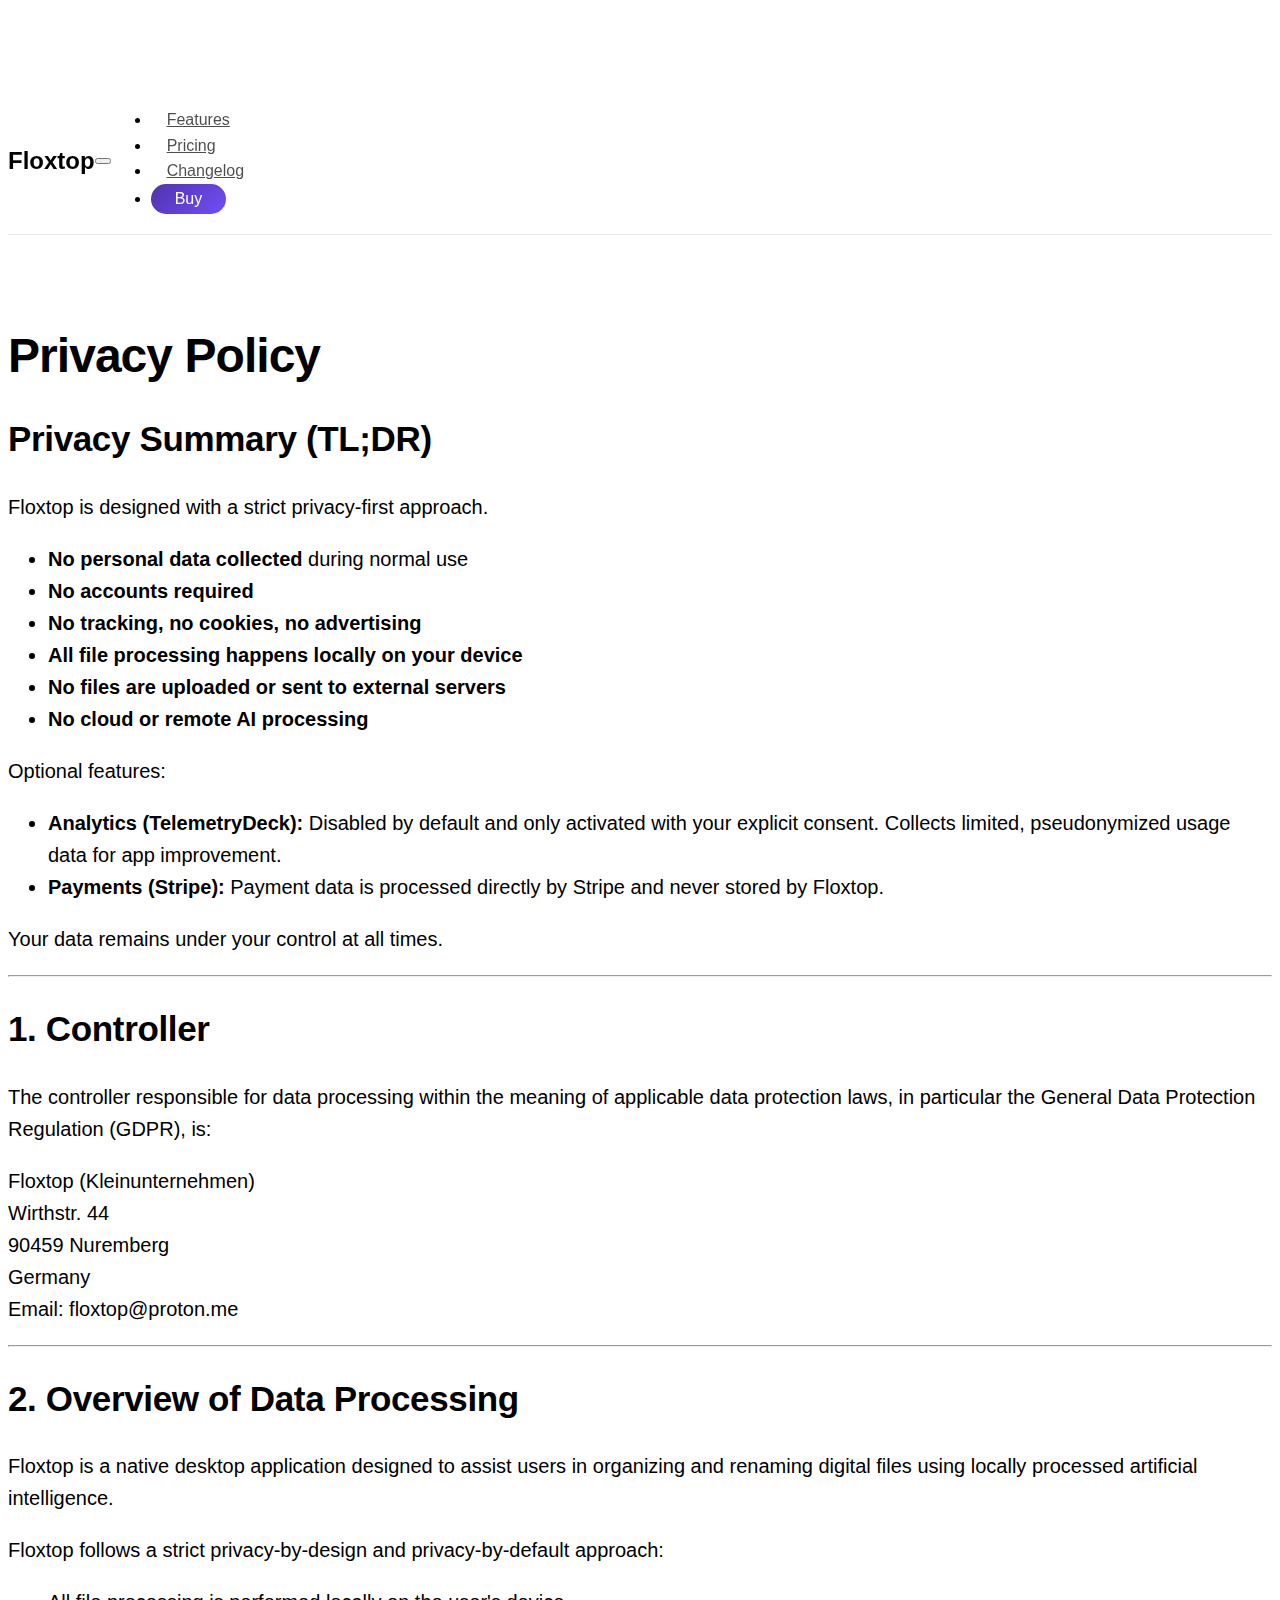
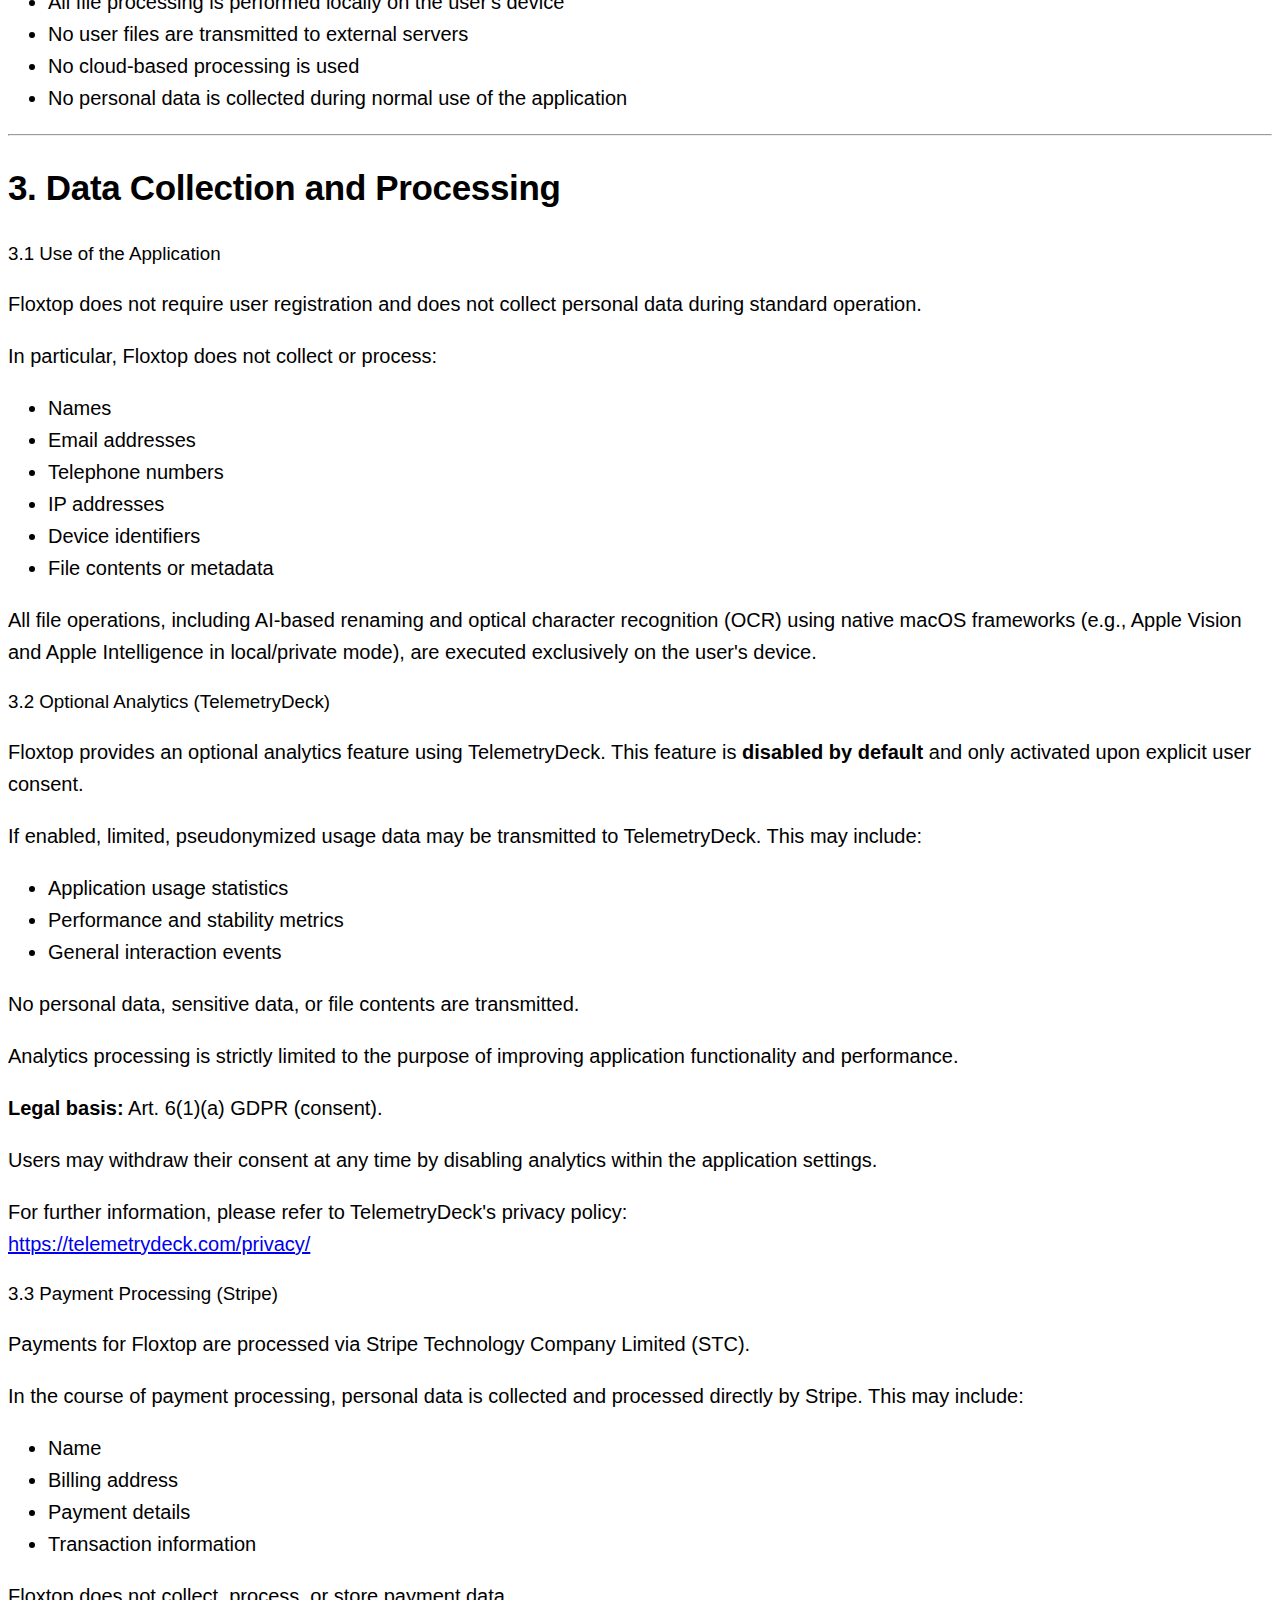
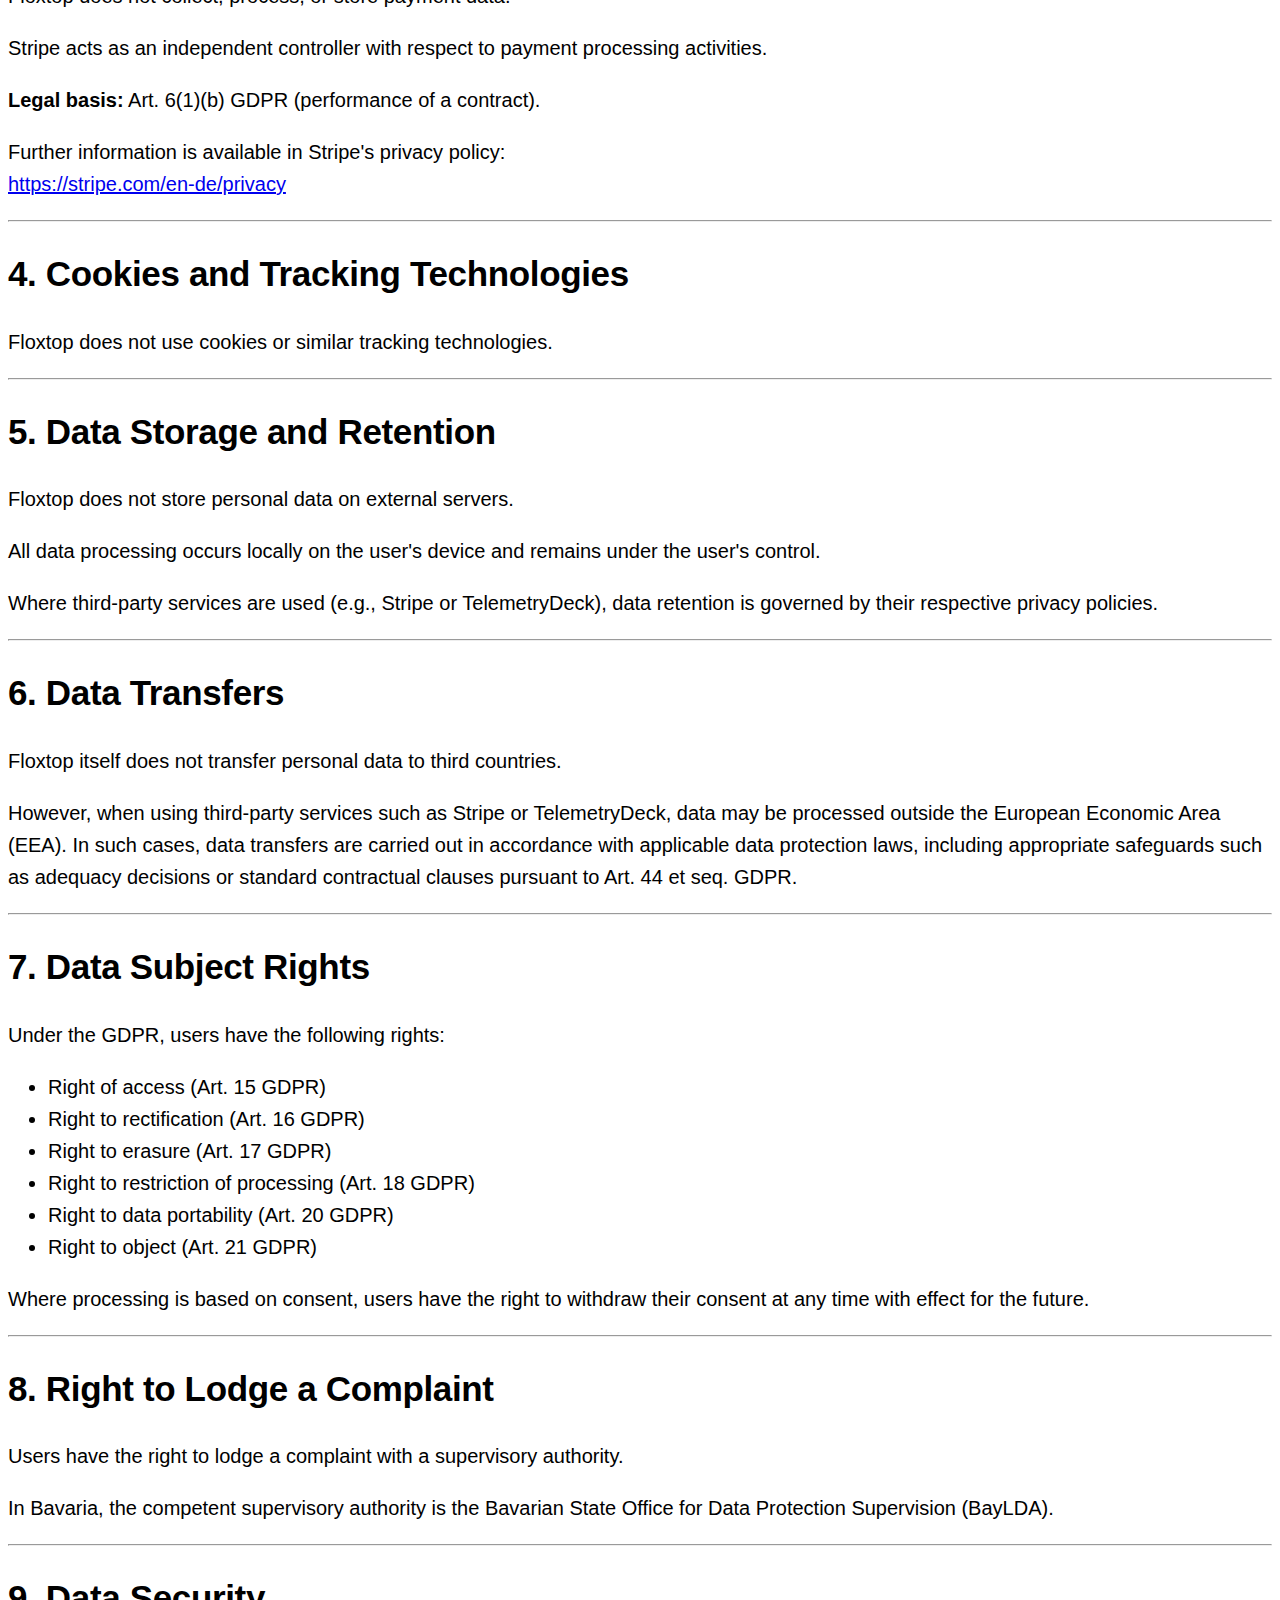
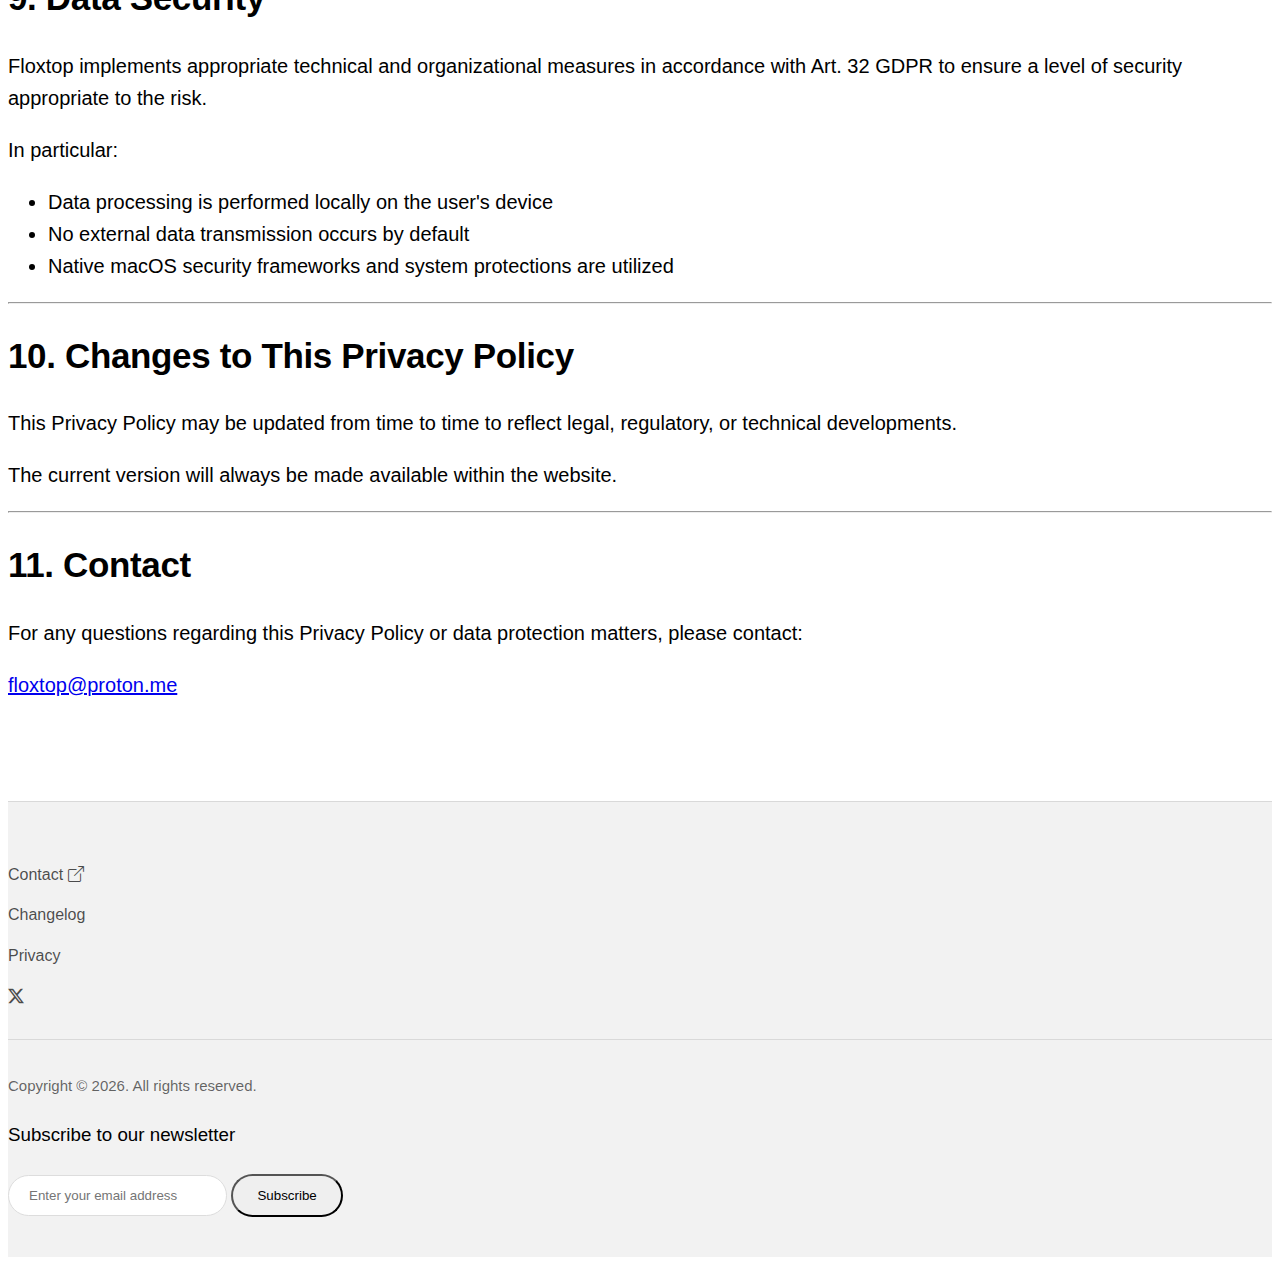
<file: docs/privacy.html>
<!DOCTYPE html>
<html lang="en">
<head>
  <meta charset="UTF-8">
  <meta name="viewport" content="width=device-width, initial-scale=1">
  <title>Privacy Policy — Floxtop</title>
  <meta name="theme-color" content="#ffffff">
  <meta name="description" content="Floxtop Privacy Policy — Learn about our privacy-first approach and how we protect your data.">
  <link href="https://cdn.jsdelivr.net/npm/bootstrap@5.2.3/dist/css/bootstrap.min.css" rel="stylesheet" integrity="sha384-rbsA2VBKQhggwzxH7pPCaAqO46MgnOM80zW1RWuH61DGLwZJEdK2Kadq2F9CUG65" crossorigin="anonymous">
  <link rel="stylesheet" href="https://cdn.jsdelivr.net/npm/bootstrap-icons@1.11.0/font/bootstrap-icons.css">
  <link rel="stylesheet" href="style.css">

  <!-- Apple Touch Icons -->
  <link rel="apple-touch-icon" href="assets/apple-touch-icon.png">
  <link rel="apple-touch-icon" sizes="152x152" href="assets/apple-touch-icon-152x152.png">
  <link rel="apple-touch-icon" sizes="180x180" href="assets/apple-touch-icon-180x180.png">
  <link rel="apple-touch-icon" sizes="167x167" href="assets/apple-touch-icon-167x167.png">

  <!-- Favicon -->
  <link rel="icon" type="image/png" sizes="32x32" href="assets/favicon-32x32.png">
  <link rel="icon" type="image/png" sizes="16x16" href="assets/favicon-16x16.png">

  <!-- Breadcrumb Schema (Schema.org) -->
  <script type="application/ld+json">
  {
    "@context": "https://schema.org",
    "@type": "BreadcrumbList",
    "itemListElement": [
      {
        "@type": "ListItem",
        "position": 1,
        "name": "Home",
        "item": "https://floxtop.com/"
      },
      {
        "@type": "ListItem",
        "position": 2,
        "name": "Privacy Policy",
        "item": "https://floxtop.com/privacy.html"
      }
    ]
  }
  </script>
</head>
<body class="has-navbar">
  <!-- Navigation -->
  <nav class="navbar navbar-expand-lg navbar-light fixed-top">
    <div class="container">
      <a class="navbar-brand d-flex align-items-center fw-bold" href="index.html">
        Floxtop
      </a>

      <button class="navbar-toggler" type="button" data-bs-toggle="collapse" data-bs-target="#navbarNav">
        <span class="navbar-toggler-icon"></span>
      </button>

      <div class="collapse navbar-collapse" id="navbarNav">
        <ul class="navbar-nav ms-auto">
          <li class="nav-item">
            <a class="nav-link" href="index.html#features">Features</a>
          </li>
          <li class="nav-item">
            <a class="nav-link" href="index.html#pricing">Pricing</a>
          </li>
          <li class="nav-item">
            <a class="nav-link" href="changelog.html">Changelog</a>
          </li>
          <li class="nav-item">
            <a class="btn btn-purple-pill ms-2" href="https://buy.stripe.com/5kQ00ka1MeLubOFdD59R605">Buy</a>
          </li>
        </ul>
      </div>
    </div>
  </nav>

  <!-- Privacy Policy Content -->
  <section class="section-white" style="padding-top: 60px;">
    <div class="container">
      <div class="row justify-content-center">
        <div class="col-lg-8">
          <div class="mb-5">
            <h1 class="type-xl fw-bold">Privacy Policy</h1>
          </div>

          <!-- Privacy Summary -->
          <div class="mb-5">
            <h2 class="type-l fw-bold mb-4">Privacy Summary (TL;DR)</h2>
            <p class="type-m mb-3">Floxtop is designed with a strict privacy-first approach.</p>
            <ul class="type-m">
              <li><strong>No personal data collected</strong> during normal use</li>
              <li><strong>No accounts required</strong></li>
              <li><strong>No tracking, no cookies, no advertising</strong></li>
              <li><strong>All file processing happens locally on your device</strong></li>
              <li><strong>No files are uploaded or sent to external servers</strong></li>
              <li><strong>No cloud or remote AI processing</strong></li>
            </ul>
            <p class="type-m mb-3">Optional features:</p>
            <ul class="type-m">
              <li><strong>Analytics (TelemetryDeck):</strong> Disabled by default and only activated with your explicit consent. Collects limited, pseudonymized usage data for app improvement.</li>
              <li><strong>Payments (Stripe):</strong> Payment data is processed directly by Stripe and never stored by Floxtop.</li>
            </ul>
            <p class="type-m">Your data remains under your control at all times.</p>
          </div>

          <hr class="mb-5">

          <!-- 1. Controller -->
          <div class="mb-5">
            <h2 class="type-l fw-bold mb-4">1. Controller</h2>
            <p class="type-m">The controller responsible for data processing within the meaning of applicable data protection laws, in particular the General Data Protection Regulation (GDPR), is:</p>
            <p class="type-m">
              Floxtop (Kleinunternehmen)<br>
              Wirthstr. 44<br>
              90459 Nuremberg<br>
              Germany<br>
              Email: floxtop@proton.me
            </p>
          </div>

          <hr class="mb-5">

          <!-- 2. Overview of Data Processing -->
          <div class="mb-5">
            <h2 class="type-l fw-bold mb-4">2. Overview of Data Processing</h2>
            <p class="type-m mb-3">Floxtop is a native desktop application designed to assist users in organizing and renaming digital files using locally processed artificial intelligence.</p>
            <p class="type-m mb-3">Floxtop follows a strict privacy-by-design and privacy-by-default approach:</p>
            <ul class="type-m">
              <li>All file processing is performed locally on the user's device</li>
              <li>No user files are transmitted to external servers</li>
              <li>No cloud-based processing is used</li>
              <li>No personal data is collected during normal use of the application</li>
            </ul>
          </div>

          <hr class="mb-5">

          <!-- 3. Data Collection and Processing -->
          <div class="mb-5">
            <h2 class="type-l fw-bold mb-4">3. Data Collection and Processing</h2>

            <!-- 3.1 Use of the Application -->
            <div class="mb-4">
              <h3 class="type-s fw-bold mb-3">3.1 Use of the Application</h3>
              <p class="type-m mb-3">Floxtop does not require user registration and does not collect personal data during standard operation.</p>
              <p class="type-m mb-3">In particular, Floxtop does not collect or process:</p>
              <ul class="type-m mb-3">
                <li>Names</li>
                <li>Email addresses</li>
                <li>Telephone numbers</li>
                <li>IP addresses</li>
                <li>Device identifiers</li>
                <li>File contents or metadata</li>
              </ul>
              <p class="type-m">All file operations, including AI-based renaming and optical character recognition (OCR) using native macOS frameworks (e.g., Apple Vision and Apple Intelligence in local/private mode), are executed exclusively on the user's device.</p>
            </div>

            <!-- 3.2 Optional Analytics (TelemetryDeck) -->
            <div class="mb-4">
              <h3 class="type-s fw-bold mb-3">3.2 Optional Analytics (TelemetryDeck)</h3>
              <p class="type-m mb-3">Floxtop provides an optional analytics feature using TelemetryDeck. This feature is <strong>disabled by default</strong> and only activated upon explicit user consent.</p>
              <p class="type-m mb-3">If enabled, limited, pseudonymized usage data may be transmitted to TelemetryDeck. This may include:</p>
              <ul class="type-m mb-3">
                <li>Application usage statistics</li>
                <li>Performance and stability metrics</li>
                <li>General interaction events</li>
              </ul>
              <p class="type-m mb-3">No personal data, sensitive data, or file contents are transmitted.</p>
              <p class="type-m mb-3">Analytics processing is strictly limited to the purpose of improving application functionality and performance.</p>
              <p class="type-m mb-3"><strong>Legal basis:</strong> Art. 6(1)(a) GDPR (consent).</p>
              <p class="type-m mb-3">Users may withdraw their consent at any time by disabling analytics within the application settings.</p>
              <p class="type-m">For further information, please refer to TelemetryDeck's privacy policy:<br>
                <a href="https://telemetrydeck.com/privacy/" target="_blank" rel="noopener noreferrer" class="text-dark">https://telemetrydeck.com/privacy/</a>
              </p>
            </div>

            <!-- 3.3 Payment Processing (Stripe) -->
            <div class="mb-4">
              <h3 class="type-s fw-bold mb-3">3.3 Payment Processing (Stripe)</h3>
              <p class="type-m mb-3">Payments for Floxtop are processed via Stripe Technology Company Limited (STC).</p>
              <p class="type-m mb-3">In the course of payment processing, personal data is collected and processed directly by Stripe. This may include:</p>
              <ul class="type-m mb-3">
                <li>Name</li>
                <li>Billing address</li>
                <li>Payment details</li>
                <li>Transaction information</li>
              </ul>
              <p class="type-m mb-3">Floxtop does not collect, process, or store payment data.</p>
              <p class="type-m mb-3">Stripe acts as an independent controller with respect to payment processing activities.</p>
              <p class="type-m mb-3"><strong>Legal basis:</strong> Art. 6(1)(b) GDPR (performance of a contract).</p>
              <p class="type-m">Further information is available in Stripe's privacy policy:<br>
                <a href="https://stripe.com/en-de/privacy" target="_blank" rel="noopener noreferrer" class="text-dark">https://stripe.com/en-de/privacy</a>
              </p>
            </div>
          </div>

          <hr class="mb-5">

          <!-- 4. Cookies and Tracking Technologies -->
          <div class="mb-5">
            <h2 class="type-l fw-bold mb-4">4. Cookies and Tracking Technologies</h2>
            <p class="type-m">Floxtop does not use cookies or similar tracking technologies.</p>
          </div>

          <hr class="mb-5">

          <!-- 5. Data Storage and Retention -->
          <div class="mb-5">
            <h2 class="type-l fw-bold mb-4">5. Data Storage and Retention</h2>
            <p class="type-m mb-3">Floxtop does not store personal data on external servers.</p>
            <p class="type-m mb-3">All data processing occurs locally on the user's device and remains under the user's control.</p>
            <p class="type-m">Where third-party services are used (e.g., Stripe or TelemetryDeck), data retention is governed by their respective privacy policies.</p>
          </div>

          <hr class="mb-5">

          <!-- 6. Data Transfers -->
          <div class="mb-5">
            <h2 class="type-l fw-bold mb-4">6. Data Transfers</h2>
            <p class="type-m mb-3">Floxtop itself does not transfer personal data to third countries.</p>
            <p class="type-m">However, when using third-party services such as Stripe or TelemetryDeck, data may be processed outside the European Economic Area (EEA). In such cases, data transfers are carried out in accordance with applicable data protection laws, including appropriate safeguards such as adequacy decisions or standard contractual clauses pursuant to Art. 44 et seq. GDPR.</p>
          </div>

          <hr class="mb-5">

          <!-- 7. Data Subject Rights -->
          <div class="mb-5">
            <h2 class="type-l fw-bold mb-4">7. Data Subject Rights</h2>
            <p class="type-m mb-3">Under the GDPR, users have the following rights:</p>
            <ul class="type-m mb-3">
              <li>Right of access (Art. 15 GDPR)</li>
              <li>Right to rectification (Art. 16 GDPR)</li>
              <li>Right to erasure (Art. 17 GDPR)</li>
              <li>Right to restriction of processing (Art. 18 GDPR)</li>
              <li>Right to data portability (Art. 20 GDPR)</li>
              <li>Right to object (Art. 21 GDPR)</li>
            </ul>
            <p class="type-m">Where processing is based on consent, users have the right to withdraw their consent at any time with effect for the future.</p>
          </div>

          <hr class="mb-5">

          <!-- 8. Right to Lodge a Complaint -->
          <div class="mb-5">
            <h2 class="type-l fw-bold mb-4">8. Right to Lodge a Complaint</h2>
            <p class="type-m mb-3">Users have the right to lodge a complaint with a supervisory authority.</p>
            <p class="type-m">In Bavaria, the competent supervisory authority is the Bavarian State Office for Data Protection Supervision (BayLDA).</p>
          </div>

          <hr class="mb-5">

          <!-- 9. Data Security -->
          <div class="mb-5">
            <h2 class="type-l fw-bold mb-4">9. Data Security</h2>
            <p class="type-m mb-3">Floxtop implements appropriate technical and organizational measures in accordance with Art. 32 GDPR to ensure a level of security appropriate to the risk.</p>
            <p class="type-m mb-3">In particular:</p>
            <ul class="type-m">
              <li>Data processing is performed locally on the user's device</li>
              <li>No external data transmission occurs by default</li>
              <li>Native macOS security frameworks and system protections are utilized</li>
            </ul>
          </div>

          <hr class="mb-5">

          <!-- 10. Changes to This Privacy Policy -->
          <div class="mb-5">
            <h2 class="type-l fw-bold mb-4">10. Changes to This Privacy Policy</h2>
            <p class="type-m mb-3">This Privacy Policy may be updated from time to time to reflect legal, regulatory, or technical developments.</p>
            <p class="type-m">The current version will always be made available within the website.</p>
          </div>

          <hr class="mb-5">

          <!-- 11. Contact -->
          <div class="mb-5">
            <h2 class="type-l fw-bold mb-4">11. Contact</h2>
            <p class="type-m">For any questions regarding this Privacy Policy or data protection matters, please contact:</p>
            <p class="type-m"><a href="mailto:floxtop@proton.me" class="text-dark">floxtop@proton.me</a></p>
          </div>
        </div>
      </div>
    </div>
  </section>

  <!-- Footer -->
  <footer class="footer">
    <div class="container">
      <div class="row">
        <!-- Left Side: Footer Links -->
        <div class="col-lg-6 col-md-6">
          <div class="footer-content">
            <div class="footer-links text-start">
              <a href="mailto:floxtop@proton.me" class="footer-link">
                Contact <i class="bi bi-box-arrow-up-right"></i>
              </a>
              <a href="changelog.html" class="footer-link">
                Changelog
              </a>
              <a href="privacy.html" class="footer-link">
                Privacy
              </a>
              <a href="https://x.com/floxtoppro" class="footer-link" target="_blank" rel="noopener noreferrer">
                <i class="bi bi-twitter-x me-2"></i>
              </a>
            </div>

            <div class="footer-bottom">
              <p class="footer-copyright type-xs">Copyright © 2026. All rights reserved.</p>
            </div>
          </div>
        </div>

        <!-- Right Side: Newsletter Subscription -->
        <div class="col-lg-6 col-md-6">
          <div class="footer-newsletter text-start">
            <h4 class="type-s mb-3">Subscribe to our newsletter</h4>
            <form action="https://app.audienceful.com/api/subscribe/DQyutVMZq9oWME4nv5ANzr/" method="post" class="newsletter-form">
              <div class="input-group mb-3">
                <input type="email" name="email" id="email" class="form-control form-control-md" placeholder="Enter your email address" required>
                <button type="submit" class="btn btn-dark btn-md">Subscribe</button>
              </div>
              <!-- Honeypot field to block spambots -->
              <div style="position: absolute; left: -5000px;" aria-hidden="true">
                <input type="text" name="b28-ft" tabindex="-1" value="">
              </div>
            </form>
          </div>
        </div>
      </div>
    </div>
  </footer>

  <script src="https://cdn.jsdelivr.net/npm/bootstrap@5.2.3/dist/js/bootstrap.bundle.min.js" integrity="sha384-kenU1KFdBIe4zVF0s0G1M5b4hcpxyD9F7jL+jjXkk+Q2h455rYXK/7HAuoJl+0I4" crossorigin="anonymous"></script>
  <script src="js/main.js" defer></script>
</body>
</html>
</file>
<file: docs/style.css>
/**
 * Floxtop WEBSITE TYPOGRAPHY SYSTEM
 * ====================================
 *
 * This stylesheet enforces a consistent 5-tier typography system across all pages.
 * Use the .type-* classes to maintain visual hierarchy and ensure consistency.
 *
 * TYPE CLASSES (Desktop Sizes - Base: type-m = 20px):
 * ────────────────────────────────────────────────────
 * .type-xl    48px   Weight: 700  Line-height: 1.2  → Hero titles, main page headers
 * .type-l     35px   Weight: 600  Line-height: 1.3  → Section headers, emphasis
 * .type-m     20px   Weight: 400  Line-height: 1.6  → Body copy, paragraphs, feature lists
 * .type-s     18.75px Weight: 500 Line-height: 1.5  → Subtitles, labels, section intros
 * .type-xs    15px   Weight: 400  Line-height: 1.4  → Captions, small labels, metadata
 *
 * MOBILE BREAKPOINTS (Scaled Proportionally):
 * ────────────────────────────────────────────
 * 768px and below:
 *   .type-xl: 40px   .type-l: 30px   .type-m: 17px   .type-s: 17.5px   .type-xs: 13.5px
 *
 * 576px and below:
 *   .type-xl: 32px   .type-l: 26px   .type-m: 16px   .type-s: 15.5px   .type-xs: 13px
 *
 * USAGE GUIDELINES:
 * ─────────────────
 * 1. Always use .type-* classes for new content
 * 2. Avoid mixing Bootstrap typography (fs-*, display-*) with type classes
 * 3. Do not use !important for typography—use proper CSS cascade
 * 4. Maintain consistent line-heights (body: 1.6, headings: 1.2-1.5)
 * 5. Letter-spacing (-0.02em to -0.01em) only for large headlines
 *
 * EXAMPLE HTML:
 * ─────────────
 * <h1 class="type-xl">Hero Title</h1>
 * <h2 class="type-l">Section Header</h2>
 * <p class="type-m">Body paragraph text here...</p>
 * <h3 class="type-s">Subtitle or Label</h3>
 * <span class="type-xs">Small caption text</span>
 */

/* CSS Variables */
:root {
    /* Primary Colors */
    --color-black: #000000;
    --color-white: #ffffff;
    --color-gray-light: #F2F2F2;
    --color-gray-medium: #E0E0E0;
    --color-gray-dark: #666666;
    --color-gray-darker: #1D1D1F;
    --color-gray-darkest: #1B1B1B;

    /* Brand Colors */
    --color-purple-primary: #5033b0;
    --color-purple-secondary: #714EF6;
    --color-purple-hover: #5a3bc4;
    --color-purple-light: #8a5ff5;
    --color-blue-accent: #3478F7;
    --color-green-accent: #9ec99e;
    --color-green-success: #35C85B;

    /* UI Colors */
    --color-border-light: #DDDDDD;
    --color-border-medium: #CCCCCC;
    --color-bg-light: #F4F4F4;
    --color-error: #dc3545;
    --color-dark-card: #1a1a1a;
    --color-badge: #212121;

    /* Opacity Colors */
    --color-white-80: rgba(255, 255, 255, 0.8);
    --color-white-70: rgba(255, 255, 255, 0.7);
    --color-white-10: rgba(255, 255, 255, 0.1);
    --color-black-90: rgba(0, 0, 0, 0.9);
    --color-black-80: rgba(0, 0, 0, 0.8);
    --color-black-70: rgba(0, 0, 0, 0.7);
    --color-black-60: rgba(0, 0, 0, 0.6);
    --color-black-10: rgba(0, 0, 0, 0.1);
    --color-black-08: rgba(0, 0, 0, 0.08);
    --color-navbar-dark: rgba(21, 21, 21, 0.8);

    /* Spacing */
    --spacing-xs: 0.5rem;
    --spacing-sm: 1rem;
    --spacing-md: 1.5rem;
    --spacing-lg: 2rem;
    --spacing-xl: 3rem;
    --spacing-section: 80px;
    --spacing-section-mobile: 60px;

    /* Border Radius */
    --radius-sm: 6px;
    --radius-md: 8px;
    --radius-lg: 12px;
    --radius-xl: 16px;
    --radius-2xl: 20px;
    --radius-full: 50px;
    --radius-circle: 50%;

    /* Transitions */
    --transition-fast: 0.2s;
    --transition-normal: 0.3s;
    --transition-ease: all 0.3s ease;

    /* Shadows */
    --shadow-sm: 0 4px 10px rgba(0, 0, 0, 0.25);
    --shadow-md: 0 8px 25px rgba(80, 51, 176, 0.3);
    --shadow-lg: 0 8px 32px rgba(255, 255, 255, 0.1);

    /* Other Common Values */
    --blur-amount: blur(20px);
    --navbar-padding: 80px;
    --navbar-padding-mobile: 70px;
}

/* Global Styles */
body {
    font-family: -apple-system, BlinkMacSystemFont, "Segoe UI", Roboto, Helvetica, Arial, sans-serif;
    line-height: 1.6;
    color: var(--color-black);
    background-color: var(--color-white);
    -webkit-font-smoothing: antialiased;
    -moz-osx-font-smoothing: grayscale;
    position: relative;
}

/* Navigation */
.navbar {
    background-color: var(--color-navbar-dark);
    backdrop-filter: var(--blur-amount);
    border-bottom: 1px solid var(--color-white-10);
    transition: var(--transition-ease);
    padding: 0.20rem 0;
    align-items: center;
}

.navbar.navbar-light {
    background-color: var(--color-white-70);
    backdrop-filter: var(--blur-amount);
    border-bottom: 1px solid var(--color-black-08);
}

.navbar .container {
    display: flex;
    align-items: center;
}

.navbar-nav {
    align-items: center;
}

.navbar .navbar-brand {
    font-size: 1.5rem;
    font-weight: 600;
    color: var(--color-white);
    text-decoration: none;
}

.navbar.navbar-light .navbar-brand {
    color: var(--color-black);
}

.navbar .navbar-brand:hover {
    color: var(--color-white);
}

.navbar.navbar-light .navbar-brand:hover {
    color: var(--color-black);
}

.navbar .nav-link {
    font-weight: 400;
    padding: var(--spacing-xs) var(--spacing-sm);
    color: var(--color-white-80);
    transition: color var(--transition-normal) ease;
}

.navbar.navbar-light .nav-link {
    color: var(--color-black-70);
}

.navbar .nav-link:hover {
    color: var(--color-white);
}

.navbar.navbar-light .nav-link:hover {
    color: var(--color-black);
}

.navbar .nav-link.active {
    color: var(--color-white);
    font-weight: 500;
}

.navbar.navbar-light .nav-link.active {
    color: var(--color-black);
    font-weight: 500;
}

/* Purple Pill Button */
a.btn-purple-pill,
.btn.btn-purple-pill {
    background: var(--color-purple-primary); /* Safari fallback */
    background: -webkit-linear-gradient(135deg, var(--color-purple-primary) 0%, var(--color-purple-secondary) 100%);
    background: linear-gradient(135deg, var(--color-purple-primary) 0%, var(--color-purple-secondary) 100%);
    border: none;
    color: var(--color-white);
    -webkit-border-radius: var(--radius-full);
    border-radius: var(--radius-full);
    padding: 0.15rem 1.5rem;
    font-weight: 500;
    text-decoration: none;
    -webkit-transition: var(--transition-ease);
    transition: var(--transition-ease);
    display: inline-block;
    -webkit-appearance: none;
    appearance: none;
}

a.btn-purple-pill:hover,
.btn.btn-purple-pill:hover {
    background: var(--color-purple-hover); /* Safari fallback */
    background: -webkit-linear-gradient(135deg, var(--color-purple-hover) 0%, var(--color-purple-light) 100%);
    background: linear-gradient(135deg, var(--color-purple-hover) 0%, var(--color-purple-light) 100%);
    color: var(--color-white);
    text-decoration: none;
}

a.btn-purple-pill:focus,
.btn.btn-purple-pill:focus {
    -webkit-box-shadow: 0 0 0 0.2rem rgba(80, 51, 176, 0.25);
    box-shadow: 0 0 0 0.2rem rgba(80, 51, 176, 0.25);
    color: var(--color-white);
}

a.btn-purple-pill.btn-lg,
.btn.btn-purple-pill.btn-lg {
    padding: 0.6rem 2.5rem;
    font-size: 1.1rem;
}

/* Add padding to body to account for fixed navbar - only for pages with navbar */
body.has-navbar {
    padding-top: var(--navbar-padding);
}

/* Section Styles */
.section-black {
    background-color: var(--color-black);
    padding: var(--spacing-section) 0;
    min-height: relative;
    display: flex;
    align-items: center;
    position: relative;
}

.section-white {
    background-color: var(--color-white);
    padding: var(--spacing-section) 0;
    min-height: relative;
    display: flex;
    align-items: center;
    position: relative;
    color: var(--color-black);
}

.section-white h1,
.section-white h2,
.section-white h3,
.section-white h4,
.section-white h5,
.section-white h6,
.section-white p,
.section-white span {
    color: var(--color-black);
}

.section-white .btn-outline-light {
    border-color: var(--color-black);
    color: var(--color-black);
}

.section-white .btn-outline-light:hover {
    background-color: var(--color-black);
    border-color: var(--color-black);
    color: var(--color-white);
}

.section-lightgray {
    background-color: var(--color-gray-light);
    padding: var(--spacing-section) 0;
    min-height: relative;
    display: flex;
    align-items: center;
    position: relative;
    color: var(--color-black);
}

.section-lightgray h1,
.section-lightgray h2,
.section-lightgray h3,
.section-lightgray h4,
.section-lightgray h5,
.section-lightgray h6,
.section-lightgray p,
.section-lightgray span {
    color: var(--color-black);
}

.section-lightgray .btn-outline-light {
    border-color: var(--color-black);
    color: var(--color-black);
}

.section-lightgray .btn-outline-light:hover {
    background-color: var(--color-black);
    border-color: var(--color-black);
    color: var(--color-white);
}

.section-lightgray .feature-card {
    background-color: var(--color-white);
}

.section-lightgray .feature-card h4,
.section-white .feature-card h4 {
    color: var(--color-black);
    font-weight: 600;
}

.section-lightgray .feature-card p,
.section-white .feature-card p {
    color: var(--color-black-80);
    margin-bottom: 0;
    line-height: 1.6;
}

.section-lightgray .feature-card h1,
.section-white .feature-card h1 {
    color: var(--color-black);
}

/* Feature card with flexbox layout (text + image) */
.feature-card.d-flex {
    padding: 0;
    overflow: hidden;
    flex-direction: row;
    -webkit-box-orient: horizontal;
    -webkit-box-direction: normal;
    align-items: flex-start;
    -webkit-box-align: start;
}

.feature-card.d-flex > div:first-child {
    padding: 30px;
}

.feature-card.d-flex img {
    margin: 0;
    display: block;
    margin-top: 30px;
}

/* Feature card content wrapper */
.feature-card-content {
    -webkit-box-flex: 1;
    flex: 1 1 auto;
    display: flex;
    flex-direction: column;
    -webkit-box-orient: vertical;
    -webkit-box-direction: normal;
    -webkit-box-pack: start;
    justify-content: flex-start;
    width: 100%;
    padding: 30px;
    padding-bottom: 0;
    -webkit-box-sizing: border-box;
    box-sizing: border-box;
    min-height: 0;
}

/* Feature card image styles */
.feature-card-image {
    width: auto;
    max-width: 100%;
    height: 130px;
    max-height: 130px;
    flex: 0 0 auto;
    flex-shrink: 0;
    padding: 0 30px 30px 30px;
    display: block;
    object-fit: contain;
    -o-object-fit: contain;
    object-position: left center;
    -webkit-box-sizing: border-box;
    box-sizing: border-box;
    align-self: flex-start;
    margin-right: auto;
    margin-top: auto;
}

/* Green feature card variant */
.feature-card.d-flex.feature-card-green {
    background-color: var(--color-green-accent);
    padding: 0;
    overflow: hidden;
}

.feature-card.d-flex.feature-card-green .feature-card-content {
    -webkit-box-flex: 1;
    flex: 1;
    display: flex;
    flex-direction: column;
    -webkit-box-orient: vertical;
    -webkit-box-direction: normal;
    -webkit-box-pack: start;
    justify-content: flex-start;
    padding: 30px;
}

.feature-card-green-text {
    color: var(--color-white);
}

.feature-card-green-image {
    width: 350px;
    height: auto;
    flex-shrink: 0;
    margin-left: auto;
    box-shadow: var(--shadow-sm);
    align-self: flex-end;
}

/* Black feature card variant (privacy card) */
/* Now uses same structure as other feature cards with image at bottom */
.feature-card.feature-card-black {
    background-color: var(--color-black);
    color: var(--color-white);
}

/* Text elements inside black card - keep white color */
.feature-card.feature-card-black .feature-card-black-text,
.feature-card.feature-card-black h4.feature-card-black-text,
.feature-card.feature-card-black p.feature-card-black-text {
    color: var(--color-white);
}

.big-bar {
      height: 10px;
      width: 80%;
      border-radius: 5px;
      background-color: grey;
    }

    .small-bar {
      height: 10px;
      width: 7%;
      border-radius: 5px;
      background-color: var(--color-purple-secondary);
    }

/* Comparison Section Styles */
.comparison-headline {
  color: var(--color-black);
  margin-bottom: 40px !important;
}

.comparison-column {
  background-color: #F9F9F9;
  border-radius: 30px;
  padding: 35px;
  -webkit-box-sizing: border-box;
  box-sizing: border-box;
  transition: all var(--transition-normal) ease;
}

.comparison-column:hover {
  box-shadow: 0 4px 12px rgba(0, 0, 0, 0.08);
}

.comparison-column-floxtop {
  background: linear-gradient(135deg, rgba(113, 78, 246, 0.05) 0%, rgba(113, 78, 246, 0.02) 100%);
}

.comparison-column-floxtop:hover {
  box-shadow: 0 4px 16px rgba(113, 78, 246, 0.15);
}

.comparison-column-header {
  margin-bottom: 25px;
  padding-bottom: 15px;
  border-bottom: 1px solid rgba(0, 0, 0, 0.1);
}

.comparison-column-header p {
  margin: 0;
}

.comparison-subtitle {
  color: var(--color-gray-dark);
  font-weight: 400 !important;
  margin-top: 5px;
}

.comparison-list {
  list-style: none;
  padding: 0;
  margin: 0;
}

.comparison-list li {
  position: relative;
  margin-bottom: 15px;
  padding-left: 25px;
  color: var(--color-black);
  line-height: 1.5;
}

.comparison-list li::before {
  content: "→";
  position: absolute;
  left: 0;
  color: var(--color-purple-secondary);
  font-weight: bold;
  font-size: 1.1em;
}

.comparison-column:not(.comparison-column-floxtop) .comparison-list li::before {
  color: var(--color-gray-dark);
}

.comparison-conclusion {
  color: var(--color-black);
  line-height: 1.6;
}

/* Comparison Section Mobile Adjustments */
@media (max-width: 768px) {
  .comparison-column {
    padding: 25px;
  }

  .comparison-column-header {
    margin-bottom: 20px;
    padding-bottom: 12px;
  }

  .comparison-list li {
    margin-bottom: 12px;
    padding-left: 20px;
    font-size: 0.95rem;
  }

  .comparison-headline {
    margin-bottom: 30px !important;
  }

  .comparison-conclusion {
    font-size: 1rem;
  }
}

/* Hero section with gradient */
#hero {
    background-color: var(--color-white);
    padding: var(--spacing-section) 0;
    min-height: relative;
    display: flex;
    align-items: center;
    position: relative;
}

#demo {
    min-height: auto;
    padding: 40px 0;
}

#pricing {
    min-height: auto;
}

.section-darker {
    background-color: var(--color-gray-darker);
    padding: var(--spacing-section) 0;
    min-height: relative;
    display: flex;
    align-items: center;
    position: relative;
}

.section-dark {
    background-color: var(--color-gray-darkest);
    padding: var(--spacing-section) 0;
    min-height: relative;
    display: flex;
    align-items: center;
    position: relative;
}

/* Typography System - 5 Type Classes for Consistency */

/* .type-xl: Hero titles, section headers | 48px | Weight: 700 | Line Height: 1.2 */
.type-xl {
    font-size: 3rem;
    font-weight: 700;
    line-height: 1.2;
    letter-spacing: -0.02em;
}

/* .type-l: Large text, emphasis | 35px | Weight: 600 | Line Height: 1.3 */
.type-l {
    font-size: 2.1875rem;
    font-weight: 600;
    line-height: 1.3;
    letter-spacing: -0.01em;
}

/* .type-m: General paragraph text, body copy | 20px | Weight: 400 | Line Height: 1.6 */
.type-m {
    font-size: 1.25rem;
    font-weight: 400;
    line-height: 1.6;
}

/* .type-s: Subtitles, section intros, labels | 18.75px | Weight: 500 | Line Height: 1.5 */
.type-s {
    font-size: 1.171875rem;
    font-weight: 500;
    line-height: 1.5;
}

/* .type-xs: Captions, small labels | 15px | Weight: 400 | Line Height: 1.4 */
.type-xs {
    font-size: 0.9375rem;
    font-weight: 400;
    line-height: 1.4;
}

/* Bootstrap typography overrides using type system */
/* For maximum consistency, use .type-* classes directly in HTML instead of Bootstrap typography classes */
.display-3, .display-5 {
    font-weight: 700;
    letter-spacing: -0.02em;
}

.lead {
    font-size: 1rem;
    font-weight: 400;
    color: rgba(255, 255, 255, 0.8);
    line-height: 1.6;
    /* NOTE: .lead now maps to .type-m (body copy), not section labels.
       For section labels, use .type-s class instead */
}

.btn-light:hover {
    transform: translateY(-2px);
    box-shadow: 0 8px 25px rgba(255, 255, 255, 0.2);
}

.btn-outline-light:hover {
    transform: translateY(-2px);
    box-shadow: 0 8px 25px rgba(255, 255, 255, 0.1);
}

/* Features section - equal height columns */
#features .col-lg-4,
#features .col-md-4 {
    display: flex;
    flex-direction: column;
    -webkit-box-orient: vertical;
    -webkit-box-direction: normal;
}

/* Features */
.feature-card {
    background-color: #1D1D1F;
    -webkit-border-radius: 30px;
    border-radius: 30px;
    padding: 30px;
    text-align: left;
    /*border: 1px solid rgba(255, 255, 255, 0.1);*/
    -webkit-transition: transform 0.3s ease;
    transition: transform 0.3s ease;
    display: flex;
    flex-direction: column;
    align-items: flex-start;
    -webkit-box-sizing: border-box;
    box-sizing: border-box;
    height: 100%;
    flex: 1;
    -webkit-box-flex: 1;
}

.feature-card:hover {
    -webkit-transform: translateY(-5px);
    transform: translateY(-5px);
    /*border-color: rgba(255, 255, 255, 0.2);*/
}

.feature-card h4 {
    color: #ffffff;
    font-weight: 600;
}

.feature-card p {
    color: rgba(255, 255, 255, 0.8);
    margin-bottom: 0;
    line-height: 1.6;
}

/* Tablet adjustments (768px - 992px) */
@media (max-width: 992px) and (min-width: 768px) {
    /* Feature cards - better spacing on tablets */
    #features .feature-card {
        padding: 25px;
        margin-bottom: 1rem;
    }

    /* Feature card content padding */
    #features .feature-card-content {
        padding: 25px;
        padding-bottom: 0;
    }

    /* Feature card flexbox adjustments */
    #features .feature-card.d-flex {
        padding: 0;
    }

    #features .feature-card.d-flex > div:first-child {
        padding: 25px;
    }

    /* Feature card images - consistent height on tablets */
    #features .feature-card-image {
        padding: 0 25px 25px 25px;
        max-width: 300px;
        width: auto;
        height: 130px;
        max-height: 100%;
        object-fit: contain;
        -o-object-fit: contain;
        object-position: left center;
        align-self: flex-start;
        margin-right: auto;
    }

    /* Green feature card adjustments */
    #features .feature-card.feature-card-green .feature-card-content {
        padding: 25px;
    }

    /* Presale button adjustments */
    a.btn-presale,
    .btn.btn-presale {
        padding-left: 2.5rem;
        padding-right: 2.5rem;
        width: 100%;
        max-width: 100%;
    }

    /* Pricing cards - reduce header size to prevent text wrapping */
    #pricing .price-display h3.type-m {
        font-size: 1.171875rem;
        font-weight: 500;
        line-height: 1.5;
    }

    #pricing .price {
        font-size: 1.75rem;
    }

    #pricing .price-period {
        font-size: 0.95rem;
    }

    #pricing .pricing-header {
        min-height: 100px;
    }

    #pricing .pricing-card {
        padding: 35px 28px;
    }
}

/* Small displays - single column cards (below tablet, above mobile) */
@media (max-width: 767px) and (min-width: 576px) {
    /* Feature card images - use original size when cards stack to single column */
    #features .feature-card-image {
        height: 130px;
        max-height: 130px;
        max-width: 300px;
        padding: 0 30px 30px 30px;
        object-position: left center;
        align-self: flex-start;
        margin-right: auto;
    }

    /* Green feature card - hide image and make layout match other cards */
    #features .feature-card-green-image {
        display: none;
    }

    #features .feature-card.feature-card-green {
        flex-direction: column;
        -webkit-box-orient: vertical;
        -webkit-box-direction: normal;
        padding: 30px;
    }

    #features .feature-card.feature-card-green .feature-card-content {
        padding: 0;
    }
}

/* Very small window adjustments */
@media (max-width: 480px) {
    a.btn-presale,
    .btn.btn-presale {
        padding-left: 1.5rem;
        padding-right: 1.5rem;
        width: 100%;
        max-width: 100%;
        font-size: 0.9rem;
        white-space: nowrap;
    }
}

/* Typography Mobile Breakpoints - Type Class Variants */
@media (max-width: 768px) {
    /* Adjust type classes for tablet/mobile (scaled proportionally from base) */
    .type-xl {
        font-size: 2.5rem;
        /* 40px - scaled from 48px */
    }

    .type-l {
        font-size: 1.875rem;
        /* 30px - scaled from 35px */
    }

    .type-m {
        font-size: 1.0625rem;
        /* 17px - scaled from 20px, with increased line-height for readability */
        line-height: 1.7;
    }

    .type-s {
        font-size: 1.09375rem;
        /* 17.5px - scaled from 18.75px */
    }

    .type-xs {
        font-size: 0.84375rem;
        /* 13.5px - scaled from 15px */
    }
}

@media (max-width: 576px) {
    /* Hero image - mobile adjustments */
    .hero-image {
        max-height: 300px;
    }

    /* Feature cards - reduce padding on very small screens */
    #features .feature-card {
        padding: 15px;
    }

    #features .feature-card-content {
        padding: 15px;
        padding-bottom: 0;
    }

    #features .feature-card.d-flex > div:first-child {
        padding: 15px;
    }

    /* Feature card images - keep height large on very small screens for wide icons */
    /* Reduce margin-top to minimize gap between text and image */
    #features .feature-card-image {
        height: 130px;
        max-height: 130px;
        max-width: 100%;
        padding: 0 15px 15px 15px;
        object-fit: contain;
        -o-object-fit: contain;
        object-position: left center;
        align-self: flex-start;
        margin-right: auto;
        margin-top: 10px;
    }

    /* Green feature card - hide image and make layout match other cards */
    #features .feature-card-green-image {
        display: none;
    }

    #features .feature-card.feature-card-green {
        flex-direction: column;
        -webkit-box-orient: vertical;
        -webkit-box-direction: normal;
        padding: 15px;
    }

    #features .feature-card.feature-card-green .feature-card-content {
        padding: 0;
    }

    /* Extra small screens (scaled proportionally from base) */
    .type-xl {
        font-size: 2rem;
        /* 32px - scaled from 48px */
        line-height: 1.1;
    }

    .type-l {
        font-size: 1.625rem;
        /* 26px - scaled from 35px */
    }

    .type-m {
        font-size: 1rem;
        /* 16px - scaled from 20px */
        line-height: 1.7;
    }

    .type-s {
        font-size: 0.96875rem;
        /* 15.5px - scaled from 18.75px */
    }

    .type-xs {
        font-size: 0.8125rem;
        /* 13px - scaled from 15px */
    }
}

/* Responsive adjustments */
@media (max-width: 768px) {
    /* Hero image - tablet adjustments */
    .hero-image {
        max-height: 450px;
    }

    /* Navigation mobile adjustments */
    .navbar-brand {
        font-size: 1.25rem;
    }

    .navbar .navbar-brand img {
        width: 28px;
        height: 28px;
    }

    .navbar a.btn-purple-pill,
    .navbar .btn.btn-purple-pill {
        padding: 0.12rem 1.2rem;
        font-size: 0.9rem;
        margin-top: 0.5rem;
    }

    .navbar .nav-link {
        padding: 0.75rem 1rem;
    }

    body.has-navbar {
        padding-top: 70px;
    }

    .section-black {
        padding: 60px 0;
        min-height: auto;
    }

    .section-white {
        padding: 60px 0;
        min-height: auto;
    }

    .section-lightgray {
        padding: 60px 0;
        min-height: auto;
    }

    .section-darker {
        padding: 60px 0;
        min-height: auto;
    }

    .section-dark {
        padding: 60px 0;
        min-height: auto;
    }
    
    .display-3 {
        font-size: 2.5rem;
    }
    
    .display-5 {
        font-size: 2rem;
    }
    
    .screenshot-container {
        width: 80%;
        max-width: 350px;
        margin: 40px auto 0 auto;
    }
    
    /* Hero section mobile adjustments */
    #hero img[src="assets/logo.png"] {
        width: 150px;
        height: 150px;
    }

    #hero .mt-5 {
        margin-top: 1rem;
    }

    #hero .display-5 {
        font-size: 1.75rem;
    }

    #hero .fs-2 {
        font-size: 1.25rem;
    }


    /* Reduce pre-sale button size on mobile */
    a.btn-presale,
    .btn.btn-presale {
        padding-left: 2rem;
        padding-right: 2rem;
        padding-top: 0.5rem;
        padding-bottom: 0.5rem;
        font-size: 0.9rem;
        width: 100%;
        white-space: nowrap;
    }
    
    
    /* Consistent typography for features section */
    #features .lead.fw-bold {
        font-size: 0.9rem;
    }

    #features .display-5 {
        font-size: 1.5rem;
    }

    #features .fs-4 {
        font-size: 1rem;
    }

    #features .feature-card h4 {
        font-size: 1.1rem;
    }

    #features .feature-card p {
        font-size: 0.9rem;
    }

    /* Fix feature card alignment overlap */
    #features .col-lg-4,
    #features .col-md-4 {
        margin-bottom: 1.2rem;
    }

    #features .feature-card {
        padding: 20px;
        margin-bottom: 0.5rem;
    }

    #pricing .lead.fw-bold {
        font-size: 0.9rem;
    }

    #pricing .fs-2 {
        font-size: 1.3rem;
    }

    #pricing .fs-5 {
        font-size: 1rem;
    }

    #pricing .pricing-card {
        padding: 30px 20px;
    }

    #pricing .price {
        font-size: 1.7rem;
    }

    #pricing .price-period {
        font-size: 0.95rem;
    }

    #pricing .feature-item {
        font-size: 0.9rem;
    }
}

    /* FAQ section mobile adjustments */
    #faq .lead.fw-bold {
        font-size: 0.9rem;
    }

    #faq .display-8 {
        font-size: 1.3rem;
    }

    #faq .lead {
        font-size: 1rem;
    }

    #faq .accordion-button {
        font-size: 0.95rem;
    }

    #faq .accordion-body {
        font-size: 0.9rem;
    }

    /* Newsletter section mobile adjustments */
    #newsletter .display-6 {
        font-size: 1.3rem;
    }

    #newsletter .lead {
        font-size: 1rem;
    }

    #newsletter .form-control {
        font-size: 0.9rem;
    }

    #newsletter .btn {
        font-size: 0.9rem;
    }
    
    /* What's New section mobile adjustments */
    .stacking-cards {
        height: auto;
        padding: 10px 0;
        margin: 0 15px;
    }

    .whatsnew-card {
        padding: 20px;
    }

    .whatsnew-card.main-card {
        padding: 25px 20px;
    }

    /* Remove mobile-only card-header overrides - keep horizontal layout */

    .whatsnew-icon {
        width: 80px;
        height: 80px;
    }

    .version-title {
        font-size: 1.3rem;
    }

    .release-date {
        font-size: 0.8rem;
    }

    .feature-list li {
        font-size: 0.9rem;
        margin-bottom: 8px;
        line-height: 1.4;
    }
    
    /* Hide background cards on mobile for cleaner look */
    .whatsnew-card.bg-card-1,
    .whatsnew-card.bg-card-2 {
        display: none;
    }

}

/* Whatsnew Link Styles */
a.whatsnew-link {
    color: #666666;
    text-decoration: none;
    font-weight: 500;
    -webkit-text-decoration: none;
}

a.whatsnew-link:hover,
a.whatsnew-link:focus,
a.whatsnew-link:active {
    color: #000000;
    text-decoration: none;
    -webkit-text-decoration: none;
}

a.whatsnew-link:visited {
    color: #666666;
}

/* Hero image styling */
.hero-image {
    height: auto !important;
    max-height: 675px;
    width: auto;
    max-width: 100%;
    display: block;
    -webkit-border-radius: 30px;
    border-radius: 30px;
    border: 1px solid #cccccc;
    -webkit-box-sizing: border-box;
    box-sizing: border-box;
    margin: 0 auto;
    /* Safari-specific image rendering */
    image-rendering: -webkit-optimize-contrast;
    image-rendering: crisp-edges;
}

/* Category selector styles */
.category-path-container {
    gap: 8px;
}

.category-path-label {
    color: var(--color-gray-dark);
}

span.category-path-arrow,
#selectedCategory {
    color: var(--color-blue-accent);
}

.category-buttons-container {
    justify-content: flex-start;
}

.category-button {
    background-color: rgba(0, 0, 0, 0.05);
    border: 1px solid transparent;
    border-radius: var(--radius-sm);
    padding: 4px 8px;
    display: flex;
    align-items: center;
    cursor: pointer;
    transition: all var(--transition-fast);
}

.category-button.active {
    background-color: rgba(52, 120, 247, 0.15);
    border: 1px solid var(--color-blue-accent);
}

.category-button:hover {
    background-color: rgba(0, 0, 0, 0.08);
}

.category-button.active:hover {
    background-color: rgba(52, 120, 247, 0.2);
}

.category-button-text {
    color: var(--color-black);
    font-size: 12px;
    line-height: 1;
}

.category-button.active .category-button-text {
    color: var(--color-blue-accent);
}

.category-plus-button {
    width: 32px;
    height: 32px;
    background-color: var(--color-bg-light);
    border: 1px solid var(--color-border-light);
    border-radius: var(--radius-circle);
    display: flex;
    align-items: center;
    justify-content: center;
    cursor: pointer;
}

.category-plus-icon {
    color: var(--color-black);
    font-size: 18px;
}

/* Full width wrapper */
.full-width {
    width: 100%;
}

/* Pricing text color */
.pricing-text-dark {
    color: #000;
}

/* Logo sizing */
.logo-medium {
    width: 128px;
    height: auto;
}

/* Smooth scrolling */
html {
    scroll-behavior: smooth;
}

/* Text colors for better contrast */
.section-black .text-light-emphasis,
.section-darker .text-light-emphasis,
.section-dark .text-light-emphasis {
    color: rgba(255, 255, 255, 0.7);
}

/* Screenshot with overlay effect */
.screenshot-container {
    position: relative;
    width: 100%;

    margin: 60px auto 0 auto;
    text-align: center;
}

.screenshot-container img {
    width: 100%;

    height: auto;
    display: block;
    border-radius: 16px;
}

.screenshot-container::after {
    content: '';
    position: absolute;
    bottom: 0;
    left: 0;
    right: 0;
    height: 33.33%; /* 1/3 of the image */
    /* Safari fallback with base64 gradient */
    background: url('[data-uri]');
    /* Safari old webkit syntax */
    background: -webkit-gradient(linear, left bottom, left top, color-stop(0%, rgba(0, 0, 0, 0.8)), color-stop(100%, rgba(0, 0, 0, 0)));
    /* Modern webkit syntax */
    background: -webkit-linear-gradient(bottom, rgba(0, 0, 0, 0.8) 0%, rgba(0, 0, 0, 0) 100%);
    /* Firefox */
    background: -moz-linear-gradient(bottom, rgba(0, 0, 0, 0.8) 0%, rgba(0, 0, 0, 0) 100%);
    /* Standard */
    background: linear-gradient(to top, rgba(0, 0, 0, 0.8) 0%, rgba(0, 0, 0, 0) 100%);
    pointer-events: none;
    z-index: 1;
}

/* Demo video styling */
.demo-video {
    width: 100%;
    height: auto;
    border-radius: 30px;
    box-shadow: 0 8px 32px rgba(255, 255, 255, 0.1);
}

/* Minimal FAQ accordion styling */
.accordion-item {
    background-color: #F2F2F2;
    border: none;
    border-radius: 25px !important;
    overflow: hidden;
    margin-bottom: 12px;
}

.accordion-button {
    /* Typography: Maps to .type-m (1rem, weight 400) */
    background-color: #F2F2F2;
    color: #000000;
    border: none;
    border-radius: 25px !important;
}

.accordion-button::after {
    filter: brightness(0);
}

.accordion-button:focus {
    border: none;
    box-shadow: none;
}

.accordion-button:not(.collapsed) {
    background-color: #E8E8E8;
    color: #000000;
    border-radius: 30px 30px 0 0;
}

.accordion-button:not(.collapsed)::after {
    filter: brightness(0);
}

.accordion-body {
    /* Typography: Maps to .type-m (1rem, weight 400) */
    background-color: #F2F2F2;
    color: rgba(0, 0, 0, 0.8);
}

/* Pricing Section - Equal Height Cards */
#pricing .row > .col-lg-5,
#pricing .row > .col-md-6 {
    display: flex;
}

/* Pricing Card Styles */
#pricing .pricing-card {
    background: #F2F2F2;
    -webkit-border-radius: 30px;
    border-radius: 30px;
    padding: 40px;
    text-align: left;
    -webkit-transition: transform 0.3s ease, background 0.3s ease;
    transition: transform 0.3s ease, background 0.3s ease;
    max-width: 500px;
    margin: 0 auto;
    display: flex;
    flex-direction: column;
    -webkit-box-orient: vertical;
    -webkit-box-direction: normal;
    width: 100%;
    height: 100%;
    -webkit-box-sizing: border-box;
    box-sizing: border-box;
}

#pricing .pricing-card:hover {
    -webkit-transform: translateY(-5px);
    transform: translateY(-5px);
    background: #FFFFFF;
}

.pricing-header {
    margin-bottom: 20px;
    flex-shrink: 0;
    min-height: 120px;
    display: flex;
    flex-direction: column;
    -webkit-box-orient: vertical;
    -webkit-box-direction: normal;
    -webkit-box-pack: start;
    justify-content: flex-start;
}

.price-display {
    margin: 20px 0;
    -webkit-box-flex: 1;
    flex-grow: 1;
    min-height: 128px;
}

#pricing .price {
    font-size: 2rem;
    font-weight: 700;
    color: #000000;
    letter-spacing: -0.02em;
}

.price-period {
    font-size: 1.1rem;
    color: rgba(0, 0, 0, 0.6);
    margin-left: 8px;
    font-weight: 400;
}

.pricing-description {
    /* Typography: Maps to .type-m (1rem, line-height 1.6) */
    color: rgba(0, 0, 0, 0.8);
    margin-bottom: 0;
}

#pricing .features-list {
    text-align: left;
    margin-bottom: 30px;
    -webkit-box-flex: 1;
    flex: 1;
    display: flex;
    flex-direction: column;
    -webkit-box-orient: vertical;
    -webkit-box-direction: normal;
}

.feature-item {
    /* Typography: Maps to .type-m (1rem) */
    display: flex;
    align-items: flex-start;
    margin-bottom: 12px;
    color: rgba(0, 0, 0, 0.9);
}

.feature-item i {
    color: #35C85B;
    margin-right: 12px;
    font-size: 1.1rem;
    min-width: 20px;
}


.download-section {
    border-top: 1px solid rgba(0, 0, 0, 0.1);
    padding-top: 30px;
    flex-shrink: 0;
    min-height: 120px;
}

.email-input-group {
    margin-bottom: 0;
}

.email-input {
    background-color: rgba(255, 255, 255, 0.05);
    border: 1px solid rgba(255, 255, 255, 0.2);
    border-radius: 12px;
    color: #ffffff;
    padding: 12px 16px;
    font-size: 1rem;
}

.email-input:focus {
    background-color: rgba(255, 255, 255, 0.08);
    border-color: rgba(255, 255, 255, 0.4);
    box-shadow: 0 0 0 0.2rem rgba(255, 255, 255, 0.1);
    color: #ffffff;
    outline: none;
}

.email-input::placeholder {
    color: rgba(255, 255, 255, 0.5);
}

.email-input.is-invalid {
    border-color: #dc3545;
}

.invalid-feedback {
    color: #dc3545;
    font-size: 0.875rem;
    margin-top: 5px;
}

#downloadBtn:disabled {
    opacity: 0.5;
    cursor: not-allowed;
}

#downloadBtn:disabled:hover {
    transform: none;
    box-shadow: none;
}

.download-note {
    font-size: 0.875rem;
    color: rgba(255, 255, 255, 0.6);
    margin-top: 15px;
    margin-bottom: 0;
}

/* Custom Pre-Sale button styling */
a.btn-presale,
.btn.btn-presale {
    background-color: #000000;
    background: #000000;
    border: none;
    border-color: transparent;
    color: #ffffff;
    border-radius: 50px;
    -webkit-border-radius: 50px;
    padding-top: 0.7rem;
    padding-bottom: 0.7rem;
    padding-left: 3rem;
    padding-right: 3rem;
    transition: all 0.3s ease;
    -webkit-transition: all 0.3s ease;
    text-decoration: none;
    width: 100%;
    max-width: 100%;
    display: block;
    margin: 0 auto;
    text-align: center;
    white-space: nowrap;
}

a.btn-presale:hover,
a.btn-presale:focus,
a.btn-presale:active,
.btn.btn-presale:hover,
.btn.btn-presale:focus,
.btn.btn-presale:active {
    background-color: #1a1a1a;
    background: #1a1a1a;
    border-color: transparent;
    color: #ffffff;
    text-decoration: none;
    transform: translateY(-2px);
    -webkit-transform: translateY(-2px);
    box-shadow: 0 8px 25px rgba(0, 0, 0, 0.3);
    -webkit-box-shadow: 0 8px 25px rgba(0, 0, 0, 0.3);
}

/* Stripe button styling */
.stripe-button {
    width: 100%;
    margin-top: 1rem;
}

/* Custom badge styling */
.badge.text-bg-secondary {
    background-color: #212121;
    color: white;
    font-weight: normal;
}

/* License Pack Selector */
.license-selector {
    display: flex;
    background: rgba(0, 0, 0, 0.08);
    border-radius: 50px;
    padding: 4px;
    margin-bottom: 16px;
    gap: 4px;
    width: fit-content;
}

.license-option {
    background: transparent;
    border: none;
    color: rgba(0, 0, 0, 0.6);
    font-size: 0.9rem;
    font-weight: 500;
    padding: 8px 20px;
    border-radius: 50px;
    cursor: pointer;
    transition: all 0.2s ease;
    white-space: nowrap;
}

.license-option:hover {
    color: rgba(0, 0, 0, 0.9);
}

.license-option.active {
    background: #000000;
    color: #ffffff;
}

.save-badge {
    display: inline-block;
    background: #35C85B;
    color: #ffffff;
    font-size: 0.75rem;
    font-weight: 600;
    padding: 4px 10px;
    border-radius: 50px;
    margin-left: 8px;
    vertical-align: middle;
}

/* Free card features spacing to align with Pro card */
.free-features-spacing {
    margin-top: 65px;
}

/* Remove spacing on small displays when cards stack */
@media (max-width: 767px) {
    .free-features-spacing {
        margin-top: 0;
    }
    
    .license-selector {
        margin-bottom: 16px;
    }
}

/* Roadmap number circles */
.roadmap-number {
    display: inline-flex;
    align-items: center;
    justify-content: center;
    width: 1.6rem;
    height: 1.6rem;
    background-color: transparent;
    color: white;
    border: 2px solid #D0D0D0;
    border-radius: 50%;
    font-weight: bold;
    font-size: 1.1rem;
    flex-shrink: 0;
}

/* Roadmap text styling - DEPRECATED: Use .type-m instead */
/* .roadmap-text class no longer needed - typography now handled by .type-m */

/* Feature card text styling - DEPRECATED: Use .type-m instead */
/* .feature-text class no longer needed - typography now handled by .type-m */

/* Stacking container */
.stacking-cards {
    position: relative;
    max-width: 800px;
    margin: 0 auto;
    padding: 20px 0;
    overflow: visible;        /* let the peeking borders show */
    isolation: isolate;       /* predictable z-index stacking */
    display: block;           /* container height grows with main card */
}

/* Main card: natural height */
.whatsnew-card.main-card {
    background-color: #F2F2F2;
    border-radius: 30px;
    padding: 30px;
    box-sizing: border-box;
    position: relative;       /* in flow so height matches content */
    z-index: 3;
    transition: transform 0.3s ease, background 0.3s ease;
}

.whatsnew-card.main-card:hover {
    transform: translateY(-5px);
}

/* Background cards: same height as main card, smaller width + offsets */
.whatsnew-card.bg-card-1,
.whatsnew-card.bg-card-2 {
    position: absolute;
    height: 100%;            /* match main card height dynamically */
    box-sizing: border-box;
    border-radius: 30px;
    background-color: #F2F2F2;
    padding: 30px;
    pointer-events: none;
}

/* Stacking offsets and opacity */
.bg-card-1 {
    z-index: 2;
    left: 3%;
    right: 3%;
    top: -5px;          /* peek from above */
    bottom: auto;        /* let height shrink so it only shows above */
    height: 100%;        /* shrink to fit the top peek */
    opacity: 0.85;
}

.bg-card-2 {
    z-index: 1;
    left: 6%;
    right: 6%;
    top: -22px;
    height: 100%;
    opacity: 0.6;
}

/* Hide content inside background cards so only borders show */
.bg-card-1 .card-header,
.bg-card-1 .card-content,
.bg-card-2 .card-header,
.bg-card-2 .card-content {
    display: none;
}
  
/* center the smaller backgrounds visually (in case you used inset earlier) */
.whatsnew-card { box-sizing: border-box; } /* keep */

/* Typography (keep yours, removing the duplicate !important versions helps) */
.card-header {
    margin-bottom: 20px;
    text-align: left;
    display: flex;
    flex-direction: row;
    -webkit-box-orient: horizontal;
    -webkit-box-direction: normal;
    align-items: center;
    -webkit-box-align: center;
    gap: 15px;
}

#whatsnew .whatsnew-icon {
    width: 100px;
    height: 100px;
    flex-shrink: 0;
    object-fit: contain;
}

.header-content {
    -webkit-box-flex: 1;
    flex: 1;
}

.version-title { color: #000; margin-bottom: 5px; } /* Maps to .type-l */
.release-date  { color: rgba(0, 0, 0, 0.6); margin-bottom: 0; } /* Maps to .type-xs */
.card-content  { text-align: left; }

/* Extra small mobile optimizations */
@media (max-width: 576px) {
    .stacking-cards { 
        height: auto; 
        margin: 0 10px;
    }
    
    .whatsnew-card { 
        padding: 20px 15px; 
    }
    
    .whatsnew-card.main-card {
        padding: 20px 15px;
    }
    
    #whatsnew .whatsnew-icon {
        width: 80px;
        height: 80px;
    }

    .card-header {
        gap: 12px;
    }

    #whatsnew .version-title {
        font-size: 1.2rem;
    }

    #whatsnew .release-date {
        font-size: 0.8rem;
    }

    #whatsnew .feature-list li {
        font-size: 0.85rem;
        margin-bottom: 6px;
        line-height: 1.3;
    }
    
    /* Adjust section padding for very small screens */
    #whatsnew.section-black {
        padding: 40px 0;
    }
}

.feature-list {
    list-style: none;
    padding: 0;
    margin: 0;
}

.feature-list li {
    color: rgba(0, 0, 0, 0.9);
    margin-bottom: 8px;
    padding-left: 20px;
    position: relative;
    font-size: 1rem;
    font-weight: 400;
    line-height: 1.6; /* Maps to .type-m */
}

.feature-list li::before {
    content: "•";
    color: #714EF6;
    font-weight: bold;
    position: absolute;
    left: 0;
}

/* Responsive pricing card */
@media (max-width: 768px) {
    .pricing-card {
        padding: 30px 20px;
        margin: 0 15px;
    }
    
    .price {
        font-size: 2.5rem;
    }
}

/* Feedback Box */
.feedback-box {
    background-color: #F2F2F2;
    -webkit-border-radius: 30px;
    border-radius: 30px;
    padding: 30px;
    margin-bottom: 30px;
    display: block;
    visibility: visible;
    opacity: 1;
}

.feedback-title {
    /* Typography: Maps to .type-l (1.75rem, weight 600) */
    color: #000000;
    margin-bottom: 15px;
}

.feedback-text {
    /* Typography: Maps to .type-m (1rem, line-height 1.6) */
    color: rgba(0, 0, 0, 0.8);
    margin-bottom: 20px;
}

.feedback-link {
    color: #714EF6;
    text-decoration: none;
    font-weight: 500;
    transition: color 0.3s ease;
}

.feedback-link:hover {
    color: #8a5ff5;
    text-decoration: none;
}

/* Changelog Styles */
.changelog-version {
    padding: 30px;
    margin-bottom: 30px;
    background-color: #F2F2F2;
    border-radius: 30px;
}

.version-header {
    border-bottom: 1px solid rgba(0, 0, 0, 0.1);
    padding-bottom: 20px;
}

.version-title {
    /* Typography: Maps to .type-l (1.75rem, weight 600)
       Keep custom color/margin, inherit size/weight from type-l class */
    color: #000000;
    margin-bottom: 5px;
}

.version-subtitle {
    /* Typography: Maps to .type-m (1rem, weight 400) */
    color: rgba(0, 0, 0, 0.6);
    margin-bottom: 0;
}

.change-category {
    /* Typography: Maps to .type-s (0.9375rem, weight 500) */
    color: #000000;
    margin-top: 25px;
    margin-bottom: 15px;
}

.change-list {
    list-style: none;
    padding: 0;
    margin: 0;
}

.change-list li {
    color: rgba(0, 0, 0, 0.9);
    margin-bottom: 12px;
    padding-left: 20px;
    position: relative;
    font-size: 1rem;
    font-weight: 400;
    line-height: 1.6; /* Maps to .type-m */
}

.change-list li::before {
    content: "•";
    color: #714EF6;
    font-weight: bold;
    position: absolute;
    left: 0;
}

/* Mobile adjustments for changelog */
@media (max-width: 768px) {
    .changelog-version {
        padding: 20px;
        margin-bottom: 20px;
    }
    
    .version-title {
        font-size: 1.5rem;
    }
    
    .version-subtitle {
        font-size: 1rem;
    }
    
    .change-category {
        font-size: 1.1rem;
        margin-top: 20px;
        margin-bottom: 12px;
    }
    
    .change-list li {
        font-size: 0.9rem;
        margin-bottom: 10px;
        line-height: 1.5;
    }
}

/* Testimonials - Social Proof Cards */
#testimonials .row {
  display: flex;
  align-items: flex-start;
}

.socialproof-card {
  display: flex;
  flex-direction: column;
  align-items: flex-start;
}

/* Footer Styles */
footer.footer {
    background-color: #F2F2F2;
    background: #F2F2F2;
    padding: 60px 0 40px 0;
    border-top: 1px solid rgba(0, 0, 0, 0.1);
    -webkit-box-sizing: border-box;
    box-sizing: border-box;
}

footer.footer .footer-content {
    text-align: left;
}

footer.footer .footer-newsletter {
    text-align: left;
}

footer.footer .footer-newsletter h4 {
    color: #000000;
}

footer.footer .footer-newsletter .form-control {
    border-radius: 30px;
    border: 1px solid #DDDDDD;
    padding: 12px 20px;
}

footer.footer .footer-newsletter .btn {
    border-radius: 30px;
    padding: 12px 24px;
}

footer.footer .footer-title {
    font-size: 1.8rem;
    font-weight: 600;
    color: #000000;
    margin-bottom: 15px;
}

footer.footer .footer-description {
    font-size: 1.1rem;
    color: rgba(0, 0, 0, 0.7);
    margin-bottom: 30px;
    line-height: 1.6;
}

footer.footer .footer-links {
    margin-bottom: 30px;
    display: flex;
    flex-direction: column;
    gap: 15px;
}

footer.footer a.footer-link {
    /* Typography: Maps to .type-m (1rem) */
    color: rgba(0, 0, 0, 0.7);
    text-decoration: none;
    -webkit-text-decoration: none;
    font-weight: 500;
    margin: 0;
    -webkit-transition: color 0.3s ease;
    transition: color 0.3s ease;
    display: inline-block;
}

footer.footer a.footer-link:hover,
footer.footer a.footer-link:focus,
footer.footer a.footer-link:active {
    color: #000000;
    text-decoration: none;
    -webkit-text-decoration: none;
}

footer.footer a.footer-link:visited {
    color: rgba(0, 0, 0, 0.7);
}

footer.footer .footer-link i {
    font-size: 1rem;
}

footer.footer .footer-bottom {
    border-top: 1px solid rgba(0, 0, 0, 0.1);
    padding-top: 20px;
    margin-top: 20px;
    text-align: left;
}

footer.footer .footer-copyright {
    /* Typography: Maps to .type-xs (0.75rem) */
    color: rgba(0, 0, 0, 0.6);
    margin-bottom: 0;
    text-align: left;
}

/* Footer mobile adjustments */
@media (max-width: 768px) {
    footer.footer {
        padding: 40px 0 30px 0;
    }

    footer.footer .footer-title {
        font-size: 1.5rem;
    }

    footer.footer .footer-description {
        font-size: 1rem;
        margin-bottom: 25px;
    }

    footer.footer .footer-link {
        font-size: 0.95rem;
    }

    footer.footer .footer-copyright {
        font-size: 0.85rem;
    }

    footer.footer .footer-newsletter {
        margin-top: 30px;
    }
}


/* ========================================
   AI PROCESS VISUAL SECTION
   ======================================== */

.ai-process-visual {
    display: flex;
    align-items: center;
    justify-content: center;
    gap: 2rem;
    padding: 3rem 1rem;
    overflow-x: auto;
    -webkit-overflow-scrolling: touch;
}

.process-step {
    display: flex;
    flex-direction: column;
    align-items: center;
    text-align: center;
}

.process-arrow {
    font-size: 2rem;
    color: var(--color-purple-secondary);
    padding: 0 1rem;
}

.process-box {
    background: var(--color-white);
    border: 2px solid var(--color-gray-medium);
    border-radius: var(--radius-lg);
    padding: 1.5rem;
}

.process-box.file:not(.ai-card-box) {
    width: 320px;
    height: 428px;
    border: none;
    box-shadow: 0 2px 8px rgba(0, 0, 0, 0.08);
    transition: transform 0.3s ease;
}

.process-box.file:not(.ai-card-box):hover {
    transform: translateY(-5px);
}

.file-name {
    font-weight: normal;
    margin-bottom: 1rem;
    color: var(--color-black);
    text-align: left;
}

.process-title-container {
    width: 100%;
    text-align: left;
}

.process-title {
    text-align: left;
    color: var(--color-black);
}

.title-break {
    display: none;
}

.file-name {
    text-align: left;
    width: 100%;
}

.process-box.folders {
    min-width: 180px;
    display: flex;
    flex-direction: column;
    gap: 0.5rem;
}

.content-block {
    display: flex;
    height: 14px;
    margin: 10px 0;
    border-radius: 4px;
    gap: 4px;
}

.content-block.full,
.content-block.short {
    background: var(--color-gray-medium);
}

.content-block.short {
    width: 60%;
}

.segment {
    flex: 1;
    background: var(--color-gray-medium);
    border-radius: 4px;
}

.segment.highlight {
    background: var(--color-purple-light);
}

.image-content {
    width: 100%;
    height: 70px;
    margin: 12px 0;
    display: flex;
    align-items: center;
    justify-content: center;
    border-radius: 8px;
    overflow: hidden;
}

.content-shapes {
    width: 100%;
    height: 100%;
    display: block;
}

.ai-cards-container {
    display: flex;
    flex-direction: column;
    gap: 0.75rem;
}

.process-box.ai-card-box {
    width: 440px;
    max-width: 100%;
    height: auto;
    padding: 0.75rem;
    border: none;
    box-shadow: 0 2px 8px rgba(0, 0, 0, 0.08);
    text-align: left;
    transition: transform 0.3s ease;
}

.process-box.ai-card-box:hover {
    transform: translateY(-5px);
}

.process-box.ai-card-box.highlighted-card {
    background: linear-gradient(135deg, rgba(113, 78, 246, 0.05) 0%, rgba(113, 78, 246, 0.02) 100%);
}

.ai-card-label {
    font-weight: 600;
    font-size: 0.7rem;
    margin-bottom: 0.5rem;
    color: var(--color-black);
    text-align: left;
}

.folder-item {
    padding: 0.75rem 1rem;
    background: var(--color-white);
    border: 2px solid var(--color-gray-medium);
    border-radius: var(--radius-md);
    text-align: center;
}

.folder-item.matched {
    background: #CAE4CA;
    border-color: #7FB77F;
    font-weight: 600;
}

.benefits-grid {
    display: flex;
    justify-content: center;
    gap: 3rem;
    flex-wrap: wrap;
}

.benefit-item {
    text-align: center;
    max-width: 150px;
}

.benefit-icon {
    font-size: 2.5rem;
    display: block;
    margin-bottom: 0.75rem;
}

@media (max-width: 992px) {
    .ai-process-visual {
        gap: 1rem;
        padding: 2rem 1rem;
    }

    .process-box.file:not(.ai-card-box) {
        width: 240px;
    }

    .process-box.ai-card-box {
        width: 320px;
    }
}

@media (max-width: 768px) {
    .ai-process-visual {
        flex-direction: column;
        gap: 1.5rem;
        padding: 2rem 1rem;
    }

    .process-arrow {
        transform: rotate(90deg);
    }

    .process-box.file:not(.ai-card-box),
    .process-box.ai-card-box {
        width: 100%;
        max-width: min(320px, calc(100vw - 2rem));
    }

    .process-title-container {
        max-width: min(320px, calc(100vw - 2rem));
    }

    .process-box.folders {
        min-width: 200px;
    }

    .benefits-grid {
        gap: 2rem;
    }
}
@media (max-width: 480px) {
    .process-box.file:not(.ai-card-box),
    .process-box.ai-card-box {
        max-width: 280px;
        padding: 1rem;
    }

    .ai-process-visual {
        padding: 1.5rem 0.5rem;
    }

    .process-title {
        font-size: 0.85rem;
    }

    .title-break {
        display: inline;
    }

    .file-name {
        max-width: 280px;
        text-align: left;
    }

    .content-block {
        height: 12px;
        margin: 8px 0;
    }

    .ai-cards-container {
        gap: 0.5rem;
    }
}
</file>
